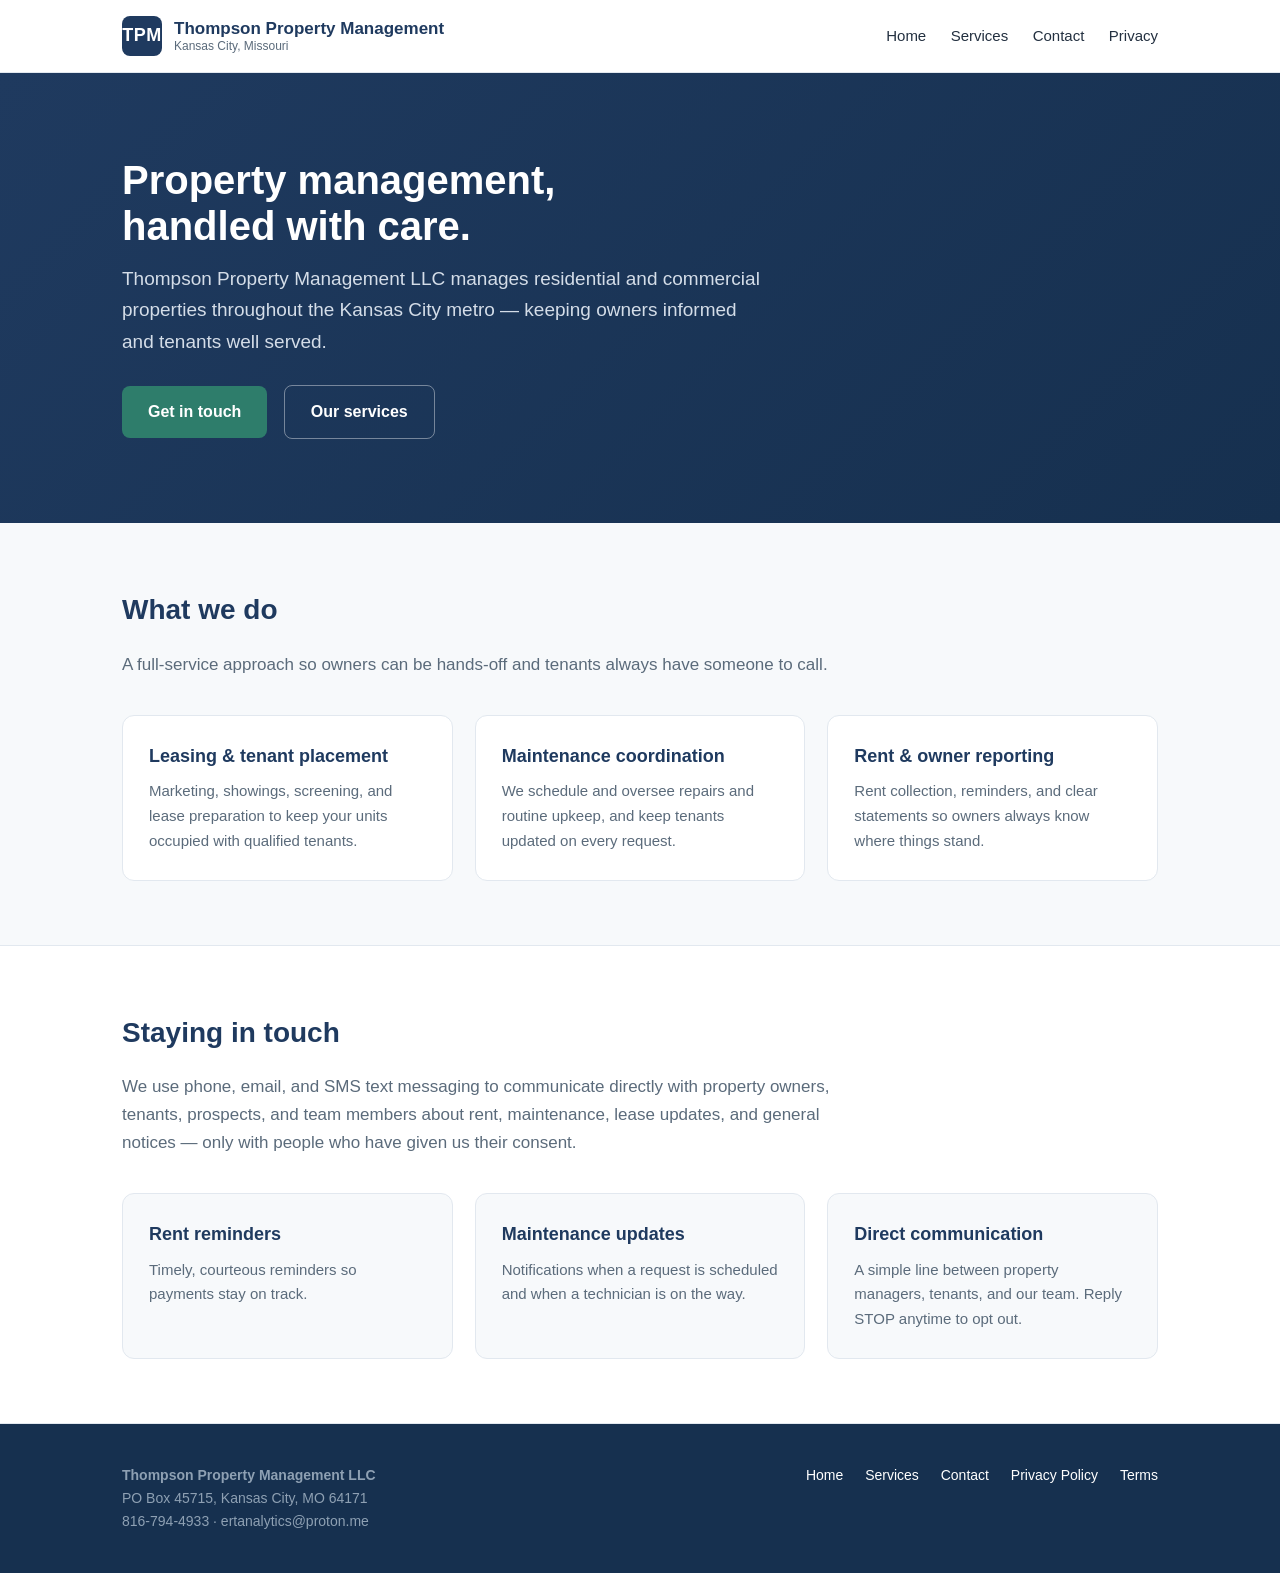
<file: index.html>
<!DOCTYPE html>
<html lang="en">
<head>
<meta charset="utf-8">
<meta name="viewport" content="width=device-width, initial-scale=1">
<title>Thompson Property Management LLC — Kansas City Property Management</title>
<meta name="description" content="Thompson Property Management LLC provides residential and commercial property management services in the Kansas City area, including leasing, maintenance coordination, and tenant communications.">
<link rel="stylesheet" href="/styles.css">
</head>
<body>
<header class="site">
  <div class="bar">
    <a class="brand" href="/">
      <span class="mark">TPM</span>
      <span class="name">Thompson Property Management<small>Kansas City, Missouri</small></span>
    </a>
    <nav class="main">
      <a href="/">Home</a>
      <a href="/services.html">Services</a>
      <a href="/contact.html">Contact</a>
      <a href="/privacy.html">Privacy</a>
    </nav>
  </div>
</header>

<section class="hero">
  <div class="wrap">
    <h1>Property management,<br>handled with care.</h1>
    <p>Thompson Property Management LLC manages residential and commercial properties throughout the Kansas City metro — keeping owners informed and tenants well served.</p>
    <a class="btn" href="/contact.html">Get in touch</a>
    <a class="btn ghost" href="/services.html">Our services</a>
  </div>
</section>

<section class="block">
  <div class="wrap">
    <h2>What we do</h2>
    <p class="lead">A full-service approach so owners can be hands-off and tenants always have someone to call.</p>
    <div class="grid">
      <div class="card">
        <h3>Leasing &amp; tenant placement</h3>
        <p>Marketing, showings, screening, and lease preparation to keep your units occupied with qualified tenants.</p>
      </div>
      <div class="card">
        <h3>Maintenance coordination</h3>
        <p>We schedule and oversee repairs and routine upkeep, and keep tenants updated on every request.</p>
      </div>
      <div class="card">
        <h3>Rent &amp; owner reporting</h3>
        <p>Rent collection, reminders, and clear statements so owners always know where things stand.</p>
      </div>
    </div>
  </div>
</section>

<section class="block alt">
  <div class="wrap">
    <h2>Staying in touch</h2>
    <p class="lead">We use phone, email, and SMS text messaging to communicate directly with property owners, tenants, prospects, and team members about rent, maintenance, lease updates, and general notices — only with people who have given us their consent.</p>
    <div class="grid">
      <div class="card">
        <h3>Rent reminders</h3>
        <p>Timely, courteous reminders so payments stay on track.</p>
      </div>
      <div class="card">
        <h3>Maintenance updates</h3>
        <p>Notifications when a request is scheduled and when a technician is on the way.</p>
      </div>
      <div class="card">
        <h3>Direct communication</h3>
        <p>A simple line between property managers, tenants, and our team. Reply STOP anytime to opt out.</p>
      </div>
    </div>
  </div>
</section>

<footer class="site">
  <div class="wrap">
    <div class="legal">
      <strong>Thompson Property Management LLC</strong><br>
      PO Box 45715, Kansas City, MO 64171<br>
      816-794-4933 · ertanalytics@proton.me
    </div>
    <div>
      <a href="/">Home</a>
      <a href="/services.html">Services</a>
      <a href="/contact.html">Contact</a>
      <a href="/privacy.html">Privacy Policy</a>
      <a href="/terms.html">Terms</a>
    </div>
  </div>
</footer>
</body>
</html>
</file>
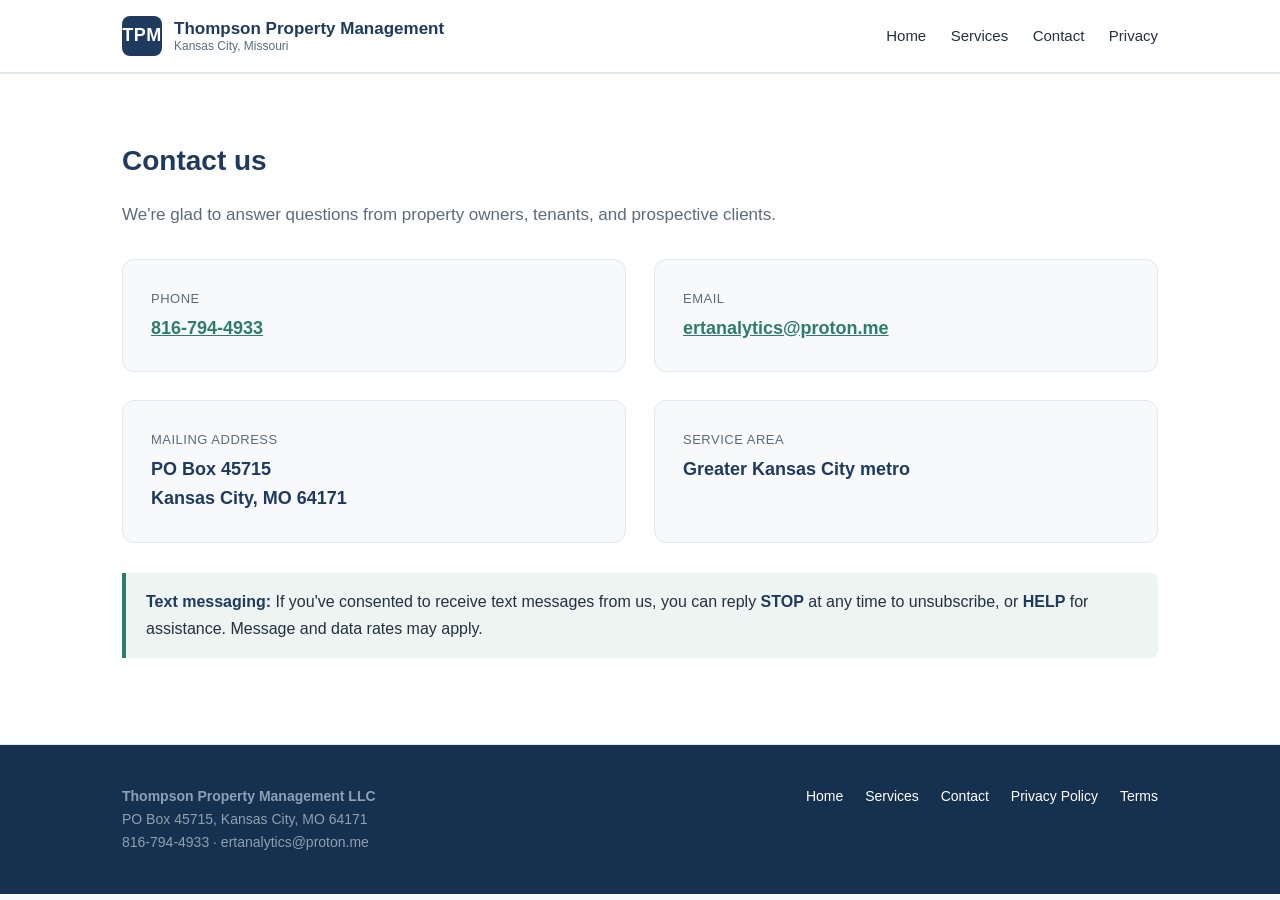
<file: contact.html>
<!DOCTYPE html>
<html lang="en">
<head>
<meta charset="utf-8">
<meta name="viewport" content="width=device-width, initial-scale=1">
<title>Contact — Thompson Property Management LLC</title>
<meta name="description" content="Contact Thompson Property Management LLC in Kansas City by phone, email, or mail.">
<link rel="stylesheet" href="/styles.css">
</head>
<body>
<header class="site">
  <div class="bar">
    <a class="brand" href="/">
      <span class="mark">TPM</span>
      <span class="name">Thompson Property Management<small>Kansas City, Missouri</small></span>
    </a>
    <nav class="main">
      <a href="/">Home</a>
      <a href="/services.html">Services</a>
      <a href="/contact.html">Contact</a>
      <a href="/privacy.html">Privacy</a>
    </nav>
  </div>
</header>

<section class="block alt">
  <div class="wrap">
    <h2>Contact us</h2>
    <p class="lead">We're glad to answer questions from property owners, tenants, and prospective clients.</p>
    <div class="contact-grid">
      <div class="card">
        <p class="label">Phone</p>
        <p class="val"><a href="tel:+18167944933">816-794-4933</a></p>
      </div>
      <div class="card">
        <p class="label">Email</p>
        <p class="val"><a href="mailto:ertanalytics@proton.me">ertanalytics@proton.me</a></p>
      </div>
      <div class="card">
        <p class="label">Mailing address</p>
        <p class="val">PO Box 45715<br>Kansas City, MO 64171</p>
      </div>
      <div class="card">
        <p class="label">Service area</p>
        <p class="val">Greater Kansas City metro</p>
      </div>
    </div>
    <div class="callout" style="margin-top:30px">
      <strong>Text messaging:</strong> If you've consented to receive text messages from us, you can reply <strong>STOP</strong> at any time to unsubscribe, or <strong>HELP</strong> for assistance. Message and data rates may apply.
    </div>
  </div>
</section>

<footer class="site">
  <div class="wrap">
    <div class="legal">
      <strong>Thompson Property Management LLC</strong><br>
      PO Box 45715, Kansas City, MO 64171<br>
      816-794-4933 · ertanalytics@proton.me
    </div>
    <div>
      <a href="/">Home</a>
      <a href="/services.html">Services</a>
      <a href="/contact.html">Contact</a>
      <a href="/privacy.html">Privacy Policy</a>
      <a href="/terms.html">Terms</a>
    </div>
  </div>
</footer>
</body>
</html>
</file>
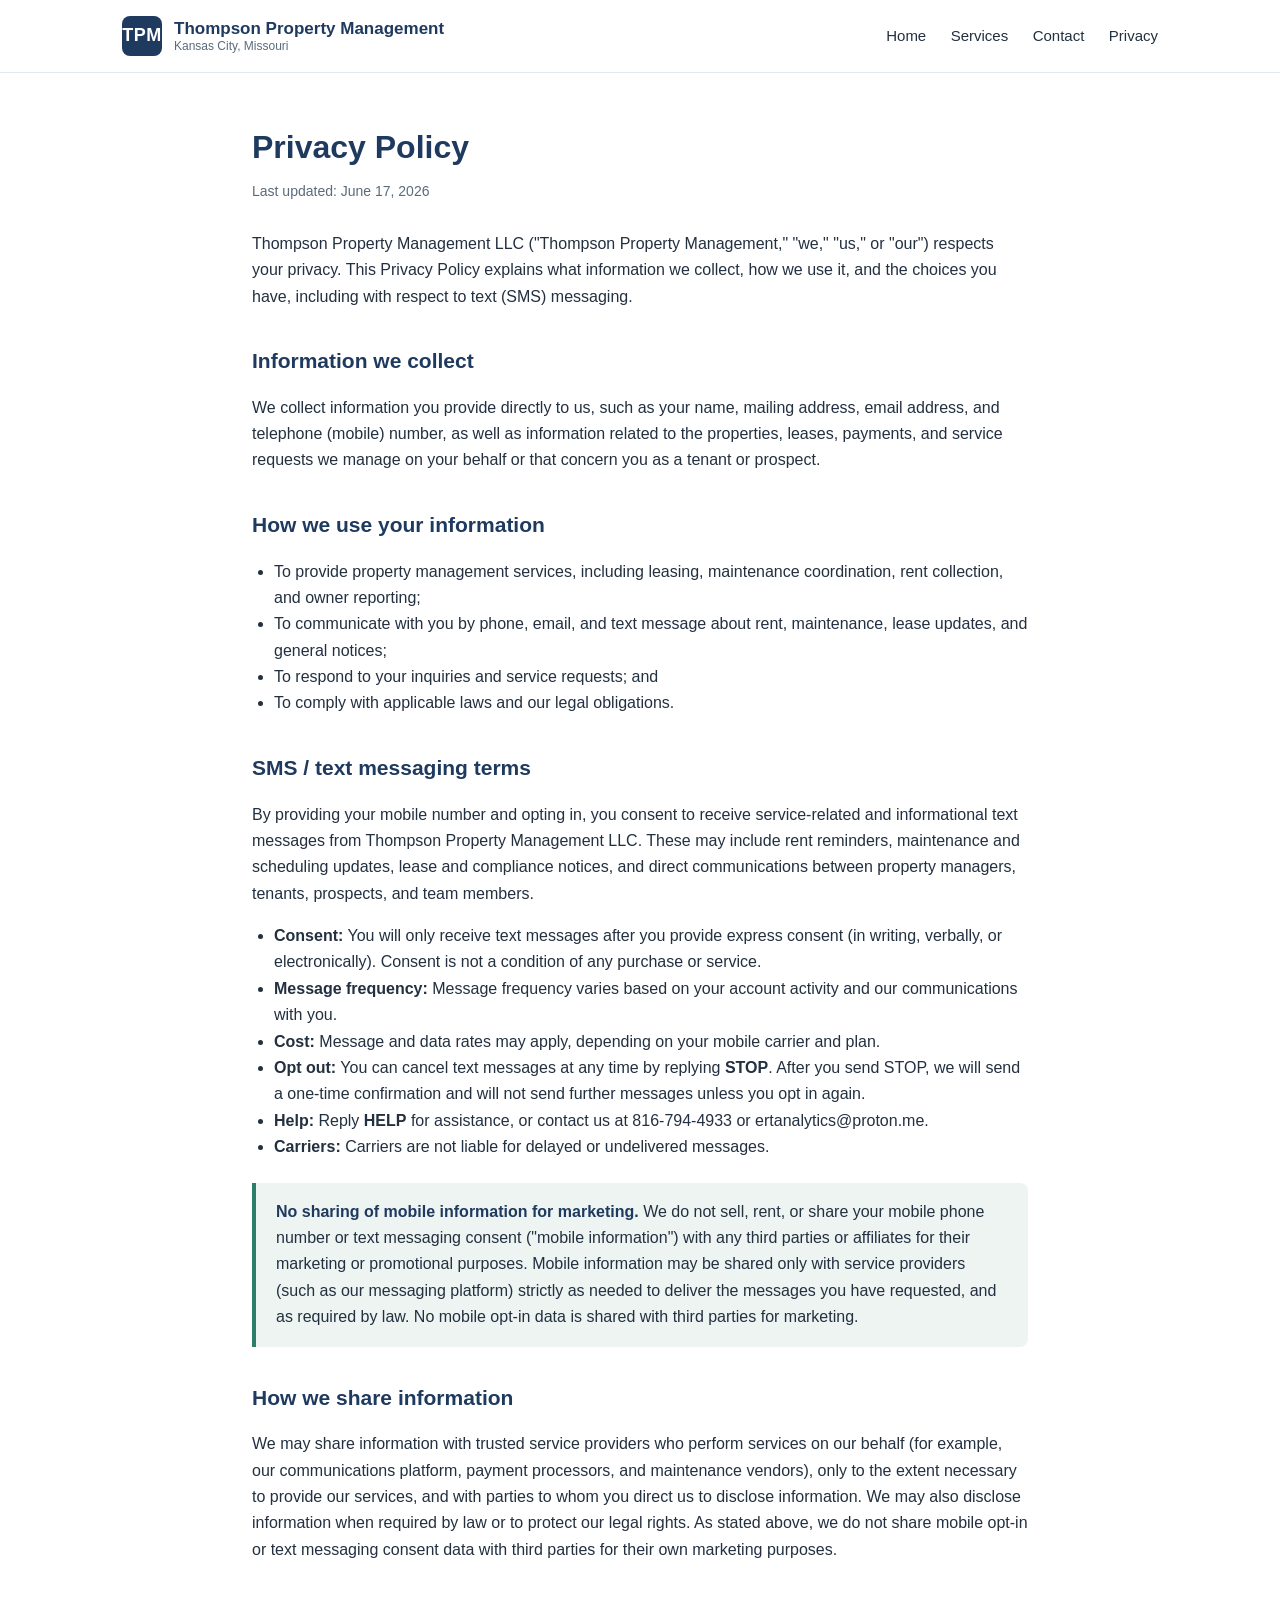
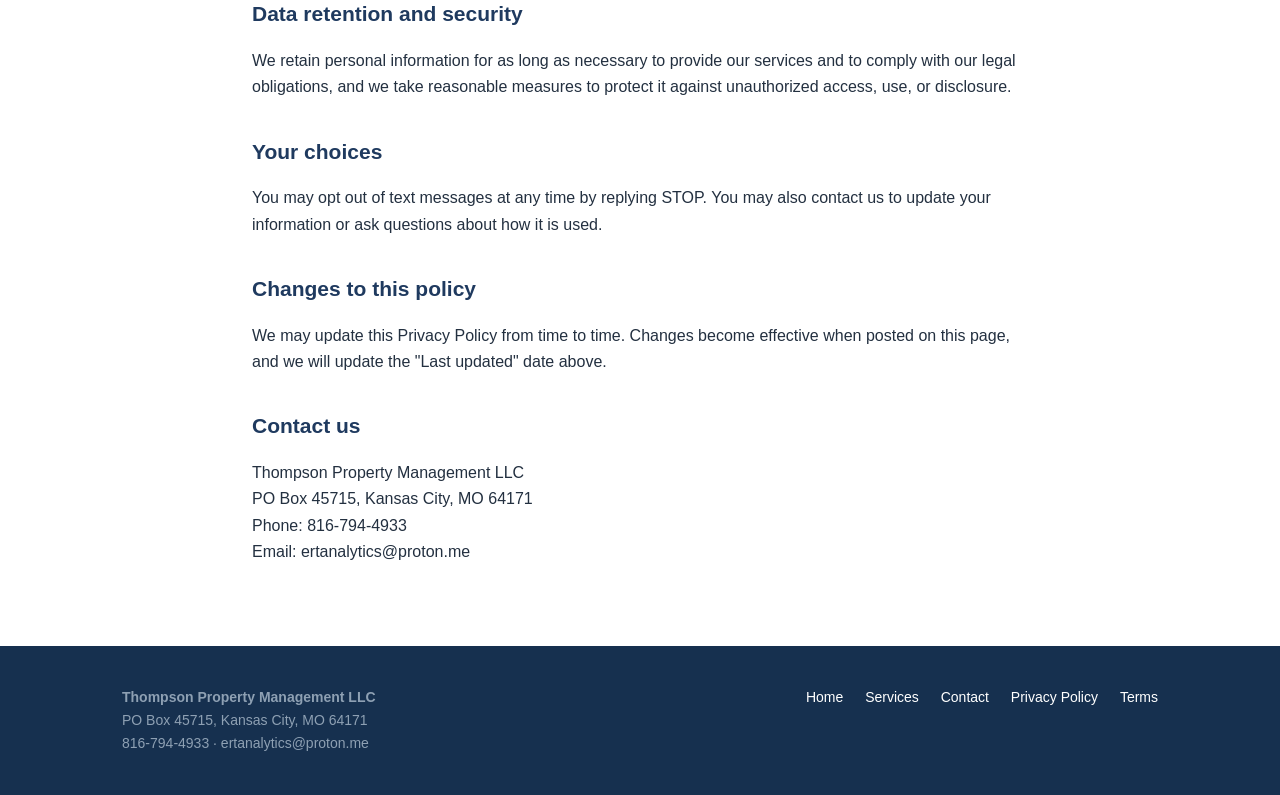
<file: privacy.html>
<!DOCTYPE html>
<html lang="en">
<head>
<meta charset="utf-8">
<meta name="viewport" content="width=device-width, initial-scale=1">
<title>Privacy Policy — Thompson Property Management LLC</title>
<meta name="description" content="Privacy Policy for Thompson Property Management LLC, including our SMS/text messaging terms and consent practices.">
<link rel="stylesheet" href="/styles.css">
</head>
<body>
<header class="site">
  <div class="bar">
    <a class="brand" href="/">
      <span class="mark">TPM</span>
      <span class="name">Thompson Property Management<small>Kansas City, Missouri</small></span>
    </a>
    <nav class="main">
      <a href="/">Home</a>
      <a href="/services.html">Services</a>
      <a href="/contact.html">Contact</a>
      <a href="/privacy.html">Privacy</a>
    </nav>
  </div>
</header>

<div class="doc">
  <div class="wrap">
    <h1>Privacy Policy</h1>
    <p class="updated">Last updated: June 17, 2026</p>

    <p>Thompson Property Management LLC ("Thompson Property Management," "we," "us," or "our") respects your privacy. This Privacy Policy explains what information we collect, how we use it, and the choices you have, including with respect to text (SMS) messaging.</p>

    <h2>Information we collect</h2>
    <p>We collect information you provide directly to us, such as your name, mailing address, email address, and telephone (mobile) number, as well as information related to the properties, leases, payments, and service requests we manage on your behalf or that concern you as a tenant or prospect.</p>

    <h2>How we use your information</h2>
    <ul>
      <li>To provide property management services, including leasing, maintenance coordination, rent collection, and owner reporting;</li>
      <li>To communicate with you by phone, email, and text message about rent, maintenance, lease updates, and general notices;</li>
      <li>To respond to your inquiries and service requests; and</li>
      <li>To comply with applicable laws and our legal obligations.</li>
    </ul>

    <h2>SMS / text messaging terms</h2>
    <p>By providing your mobile number and opting in, you consent to receive service-related and informational text messages from Thompson Property Management LLC. These may include rent reminders, maintenance and scheduling updates, lease and compliance notices, and direct communications between property managers, tenants, prospects, and team members.</p>
    <ul>
      <li><strong>Consent:</strong> You will only receive text messages after you provide express consent (in writing, verbally, or electronically). Consent is not a condition of any purchase or service.</li>
      <li><strong>Message frequency:</strong> Message frequency varies based on your account activity and our communications with you.</li>
      <li><strong>Cost:</strong> Message and data rates may apply, depending on your mobile carrier and plan.</li>
      <li><strong>Opt out:</strong> You can cancel text messages at any time by replying <strong>STOP</strong>. After you send STOP, we will send a one-time confirmation and will not send further messages unless you opt in again.</li>
      <li><strong>Help:</strong> Reply <strong>HELP</strong> for assistance, or contact us at 816-794-4933 or ertanalytics@proton.me.</li>
      <li><strong>Carriers:</strong> Carriers are not liable for delayed or undelivered messages.</li>
    </ul>

    <div class="callout">
      <strong>No sharing of mobile information for marketing.</strong> We do not sell, rent, or share your mobile phone number or text messaging consent ("mobile information") with any third parties or affiliates for their marketing or promotional purposes. Mobile information may be shared only with service providers (such as our messaging platform) strictly as needed to deliver the messages you have requested, and as required by law. No mobile opt-in data is shared with third parties for marketing.
    </div>

    <h2>How we share information</h2>
    <p>We may share information with trusted service providers who perform services on our behalf (for example, our communications platform, payment processors, and maintenance vendors), only to the extent necessary to provide our services, and with parties to whom you direct us to disclose information. We may also disclose information when required by law or to protect our legal rights. As stated above, we do not share mobile opt-in or text messaging consent data with third parties for their own marketing purposes.</p>

    <h2>Data retention and security</h2>
    <p>We retain personal information for as long as necessary to provide our services and to comply with our legal obligations, and we take reasonable measures to protect it against unauthorized access, use, or disclosure.</p>

    <h2>Your choices</h2>
    <p>You may opt out of text messages at any time by replying STOP. You may also contact us to update your information or ask questions about how it is used.</p>

    <h2>Changes to this policy</h2>
    <p>We may update this Privacy Policy from time to time. Changes become effective when posted on this page, and we will update the "Last updated" date above.</p>

    <h2>Contact us</h2>
    <p>
      Thompson Property Management LLC<br>
      PO Box 45715, Kansas City, MO 64171<br>
      Phone: 816-794-4933<br>
      Email: ertanalytics@proton.me
    </p>
  </div>
</div>

<footer class="site">
  <div class="wrap">
    <div class="legal">
      <strong>Thompson Property Management LLC</strong><br>
      PO Box 45715, Kansas City, MO 64171<br>
      816-794-4933 · ertanalytics@proton.me
    </div>
    <div>
      <a href="/">Home</a>
      <a href="/services.html">Services</a>
      <a href="/contact.html">Contact</a>
      <a href="/privacy.html">Privacy Policy</a>
      <a href="/terms.html">Terms</a>
    </div>
  </div>
</footer>
</body>
</html>
</file>
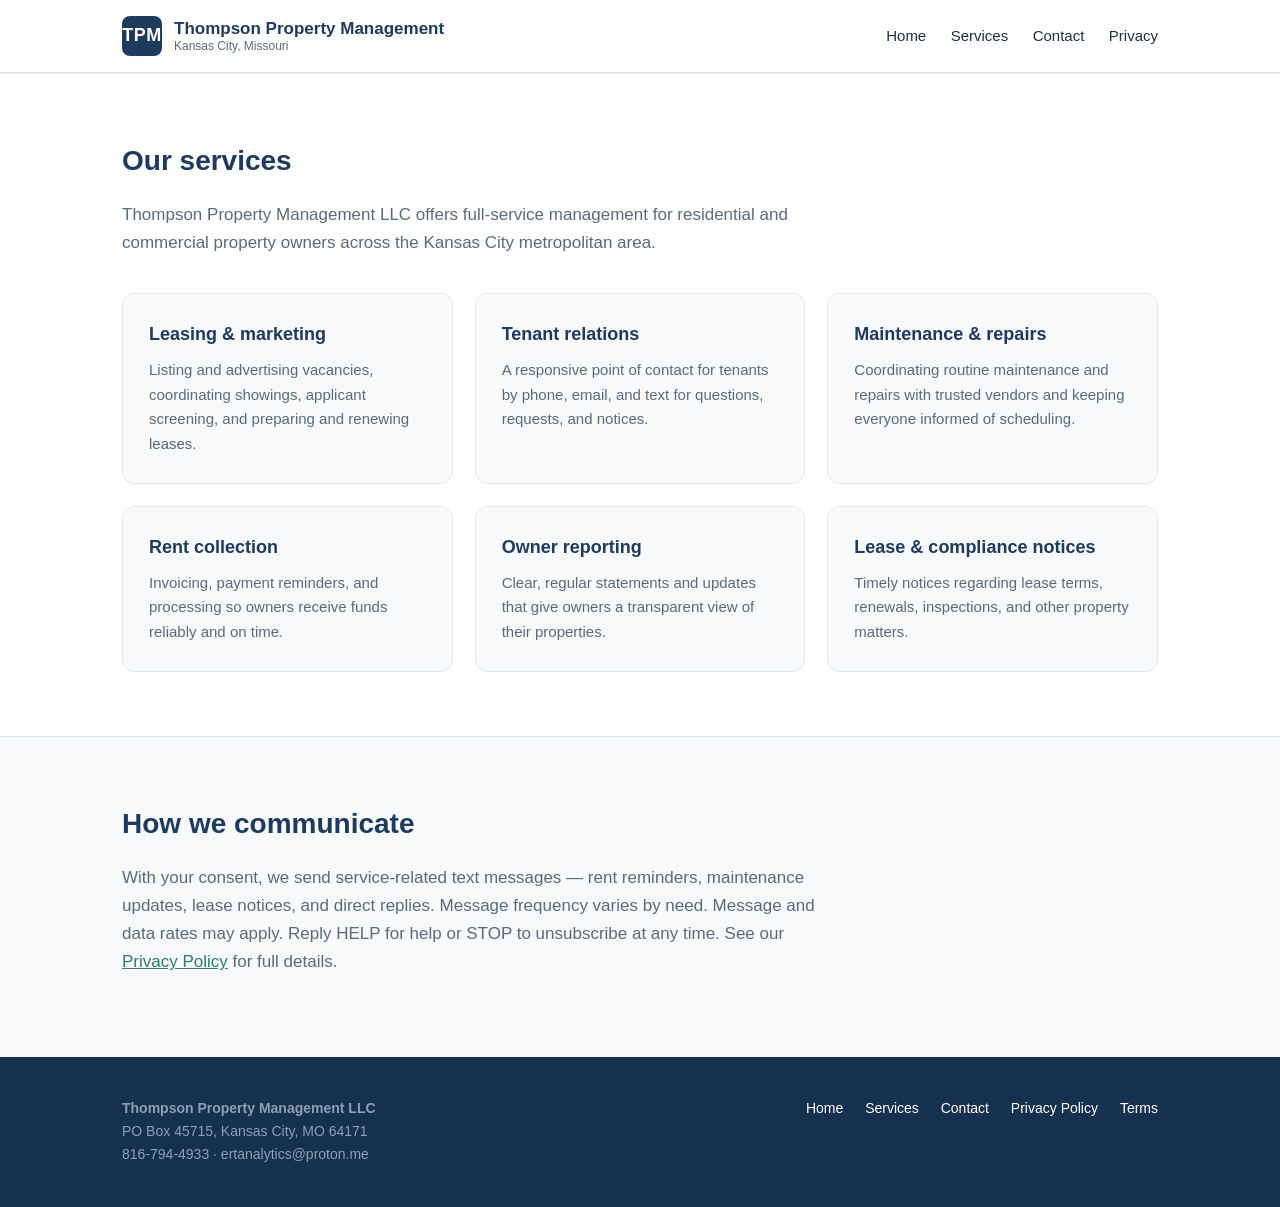
<file: services.html>
<!DOCTYPE html>
<html lang="en">
<head>
<meta charset="utf-8">
<meta name="viewport" content="width=device-width, initial-scale=1">
<title>Services — Thompson Property Management LLC</title>
<meta name="description" content="Property management services from Thompson Property Management LLC: leasing, maintenance coordination, rent collection, owner reporting, and tenant communications in Kansas City.">
<link rel="stylesheet" href="/styles.css">
</head>
<body>
<header class="site">
  <div class="bar">
    <a class="brand" href="/">
      <span class="mark">TPM</span>
      <span class="name">Thompson Property Management<small>Kansas City, Missouri</small></span>
    </a>
    <nav class="main">
      <a href="/">Home</a>
      <a href="/services.html">Services</a>
      <a href="/contact.html">Contact</a>
      <a href="/privacy.html">Privacy</a>
    </nav>
  </div>
</header>

<section class="block alt">
  <div class="wrap">
    <h2>Our services</h2>
    <p class="lead">Thompson Property Management LLC offers full-service management for residential and commercial property owners across the Kansas City metropolitan area.</p>
    <div class="grid">
      <div class="card">
        <h3>Leasing &amp; marketing</h3>
        <p>Listing and advertising vacancies, coordinating showings, applicant screening, and preparing and renewing leases.</p>
      </div>
      <div class="card">
        <h3>Tenant relations</h3>
        <p>A responsive point of contact for tenants by phone, email, and text for questions, requests, and notices.</p>
      </div>
      <div class="card">
        <h3>Maintenance &amp; repairs</h3>
        <p>Coordinating routine maintenance and repairs with trusted vendors and keeping everyone informed of scheduling.</p>
      </div>
      <div class="card">
        <h3>Rent collection</h3>
        <p>Invoicing, payment reminders, and processing so owners receive funds reliably and on time.</p>
      </div>
      <div class="card">
        <h3>Owner reporting</h3>
        <p>Clear, regular statements and updates that give owners a transparent view of their properties.</p>
      </div>
      <div class="card">
        <h3>Lease &amp; compliance notices</h3>
        <p>Timely notices regarding lease terms, renewals, inspections, and other property matters.</p>
      </div>
    </div>
  </div>
</section>

<section class="block">
  <div class="wrap">
    <h2>How we communicate</h2>
    <p class="lead">With your consent, we send service-related text messages — rent reminders, maintenance updates, lease notices, and direct replies. Message frequency varies by need. Message and data rates may apply. Reply HELP for help or STOP to unsubscribe at any time. See our <a href="/privacy.html">Privacy Policy</a> for full details.</p>
  </div>
</section>

<footer class="site">
  <div class="wrap">
    <div class="legal">
      <strong>Thompson Property Management LLC</strong><br>
      PO Box 45715, Kansas City, MO 64171<br>
      816-794-4933 · ertanalytics@proton.me
    </div>
    <div>
      <a href="/">Home</a>
      <a href="/services.html">Services</a>
      <a href="/contact.html">Contact</a>
      <a href="/privacy.html">Privacy Policy</a>
      <a href="/terms.html">Terms</a>
    </div>
  </div>
</footer>
</body>
</html>
</file>
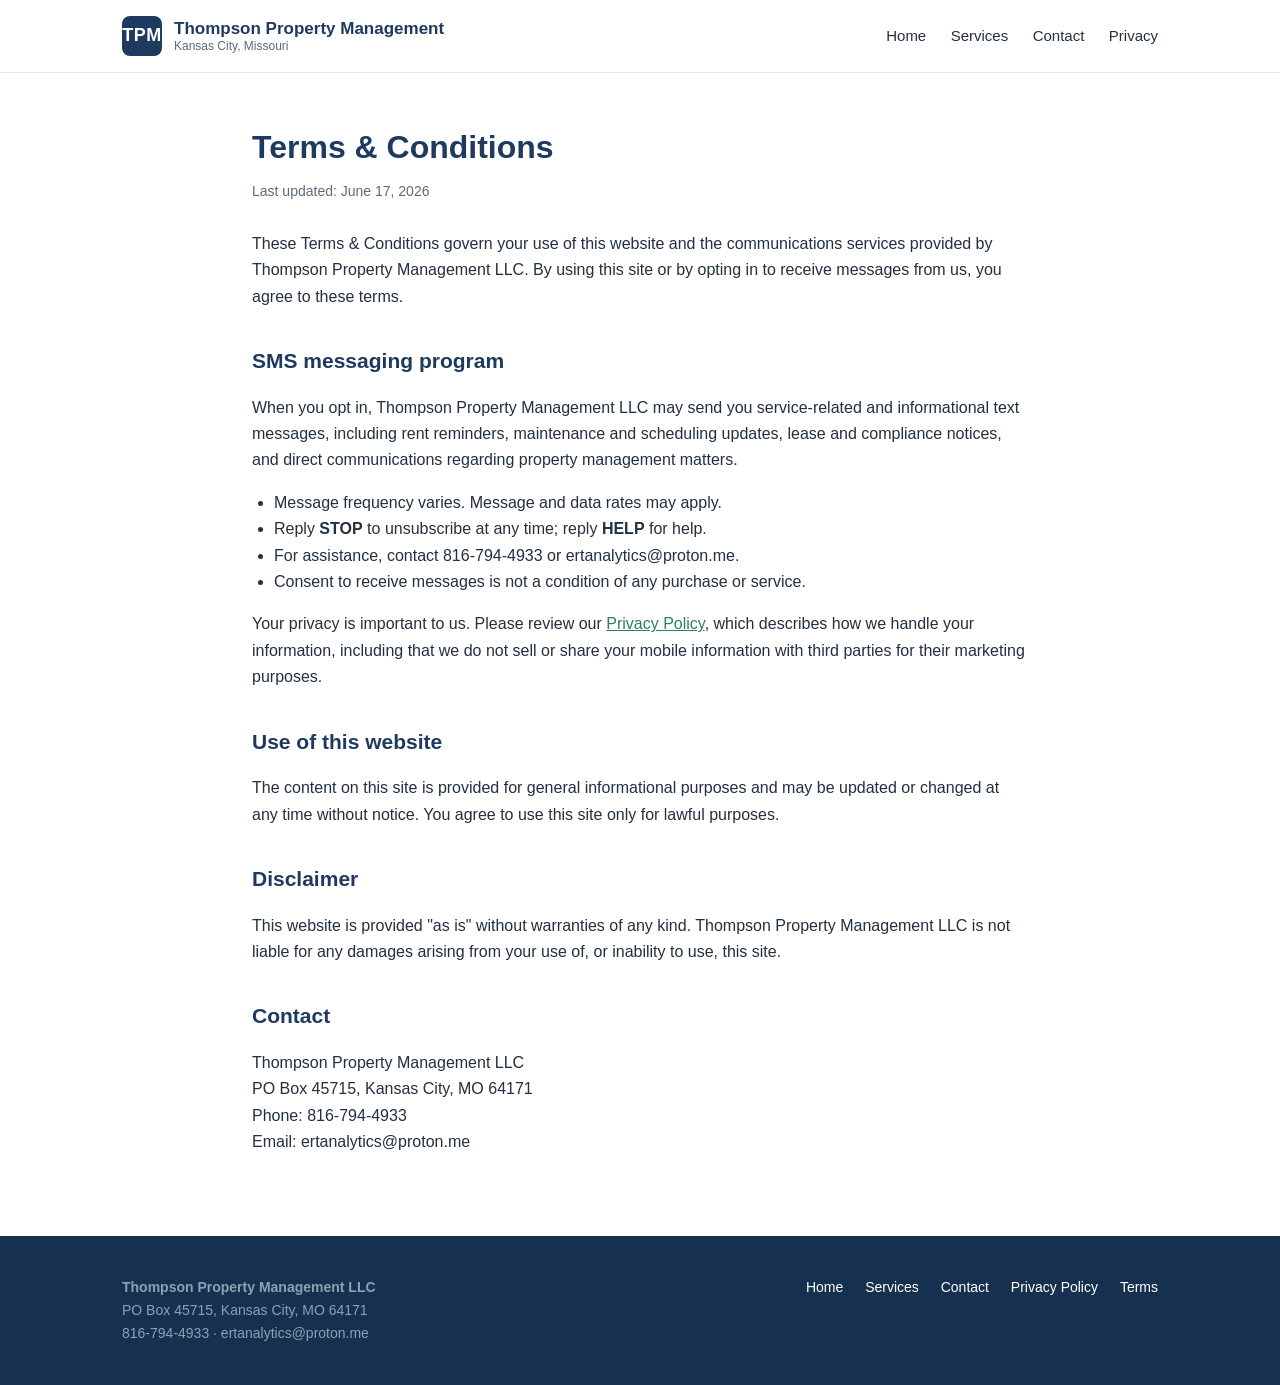
<file: terms.html>
<!DOCTYPE html>
<html lang="en">
<head>
<meta charset="utf-8">
<meta name="viewport" content="width=device-width, initial-scale=1">
<title>Terms &amp; Conditions — Thompson Property Management LLC</title>
<meta name="description" content="Terms and Conditions for Thompson Property Management LLC, including SMS messaging terms.">
<link rel="stylesheet" href="/styles.css">
</head>
<body>
<header class="site">
  <div class="bar">
    <a class="brand" href="/">
      <span class="mark">TPM</span>
      <span class="name">Thompson Property Management<small>Kansas City, Missouri</small></span>
    </a>
    <nav class="main">
      <a href="/">Home</a>
      <a href="/services.html">Services</a>
      <a href="/contact.html">Contact</a>
      <a href="/privacy.html">Privacy</a>
    </nav>
  </div>
</header>

<div class="doc">
  <div class="wrap">
    <h1>Terms &amp; Conditions</h1>
    <p class="updated">Last updated: June 17, 2026</p>

    <p>These Terms &amp; Conditions govern your use of this website and the communications services provided by Thompson Property Management LLC. By using this site or by opting in to receive messages from us, you agree to these terms.</p>

    <h2>SMS messaging program</h2>
    <p>When you opt in, Thompson Property Management LLC may send you service-related and informational text messages, including rent reminders, maintenance and scheduling updates, lease and compliance notices, and direct communications regarding property management matters.</p>
    <ul>
      <li>Message frequency varies. Message and data rates may apply.</li>
      <li>Reply <strong>STOP</strong> to unsubscribe at any time; reply <strong>HELP</strong> for help.</li>
      <li>For assistance, contact 816-794-4933 or ertanalytics@proton.me.</li>
      <li>Consent to receive messages is not a condition of any purchase or service.</li>
    </ul>
    <p>Your privacy is important to us. Please review our <a href="/privacy.html">Privacy Policy</a>, which describes how we handle your information, including that we do not sell or share your mobile information with third parties for their marketing purposes.</p>

    <h2>Use of this website</h2>
    <p>The content on this site is provided for general informational purposes and may be updated or changed at any time without notice. You agree to use this site only for lawful purposes.</p>

    <h2>Disclaimer</h2>
    <p>This website is provided "as is" without warranties of any kind. Thompson Property Management LLC is not liable for any damages arising from your use of, or inability to use, this site.</p>

    <h2>Contact</h2>
    <p>
      Thompson Property Management LLC<br>
      PO Box 45715, Kansas City, MO 64171<br>
      Phone: 816-794-4933<br>
      Email: ertanalytics@proton.me
    </p>
  </div>
</div>

<footer class="site">
  <div class="wrap">
    <div class="legal">
      <strong>Thompson Property Management LLC</strong><br>
      PO Box 45715, Kansas City, MO 64171<br>
      816-794-4933 · ertanalytics@proton.me
    </div>
    <div>
      <a href="/">Home</a>
      <a href="/services.html">Services</a>
      <a href="/contact.html">Contact</a>
      <a href="/privacy.html">Privacy Policy</a>
      <a href="/terms.html">Terms</a>
    </div>
  </div>
</footer>
</body>
</html>
</file>
<file: styles.css>
:root {
  --navy: #1f3a5f;
  --navy-dark: #16304f;
  --accent: #2e7d6b;
  --bg: #f7f9fb;
  --ink: #233040;
  --muted: #5b6b7b;
  --line: #e2e8ef;
  --max: 1080px;
}

* { box-sizing: border-box; }

html { scroll-behavior: smooth; }

body {
  margin: 0;
  font-family: -apple-system, BlinkMacSystemFont, "Segoe UI", Roboto, Helvetica, Arial, sans-serif;
  color: var(--ink);
  background: var(--bg);
  line-height: 1.65;
}

a { color: var(--accent); }

.wrap { max-width: var(--max); margin: 0 auto; padding: 0 22px; }

/* Header */
header.site {
  background: #fff;
  border-bottom: 1px solid var(--line);
  position: sticky;
  top: 0;
  z-index: 20;
}
header.site .bar {
  display: flex;
  align-items: center;
  justify-content: space-between;
  padding: 16px 22px;
  max-width: var(--max);
  margin: 0 auto;
  flex-wrap: wrap;
  gap: 10px;
}
.brand { display: flex; align-items: center; gap: 12px; text-decoration: none; color: var(--navy); }
.brand .mark {
  width: 40px; height: 40px; border-radius: 8px;
  background: var(--navy); color: #fff;
  display: grid; place-items: center; font-weight: 700; font-size: 18px;
  letter-spacing: 0.5px;
}
.brand .name { font-weight: 700; font-size: 17px; line-height: 1.2; }
.brand .name small { display: block; font-weight: 500; font-size: 12px; color: var(--muted); }
nav.main a {
  color: var(--ink); text-decoration: none; font-weight: 500;
  margin-left: 20px; font-size: 15px;
}
nav.main a:hover { color: var(--accent); }

/* Hero */
.hero {
  background: linear-gradient(135deg, var(--navy) 0%, var(--navy-dark) 100%);
  color: #fff;
  padding: 84px 0;
}
.hero h1 { font-size: 40px; margin: 0 0 14px; line-height: 1.15; }
.hero p { font-size: 19px; color: #d4dde8; max-width: 640px; margin: 0 0 28px; }
.btn {
  display: inline-block; background: var(--accent); color: #fff;
  text-decoration: none; padding: 13px 26px; border-radius: 8px;
  font-weight: 600; font-size: 16px;
}
.btn:hover { background: #25655627; background: #256556; }
.btn.ghost { background: transparent; border: 1.5px solid #ffffff66; margin-left: 12px; }

/* Sections */
section.block { padding: 64px 0; }
section.block.alt { background: #fff; border-top: 1px solid var(--line); border-bottom: 1px solid var(--line); }
h2 { font-size: 28px; color: var(--navy); margin: 0 0 8px; }
.lead { color: var(--muted); font-size: 17px; max-width: 720px; }

.grid { display: grid; grid-template-columns: repeat(3, 1fr); gap: 22px; margin-top: 36px; }
.card {
  background: #fff; border: 1px solid var(--line); border-radius: 12px;
  padding: 26px;
}
section.block.alt .card { background: var(--bg); }
.card h3 { margin: 0 0 8px; color: var(--navy); font-size: 18px; }
.card p { margin: 0; color: var(--muted); font-size: 15px; }

/* Content pages */
.doc { background: #fff; }
.doc .wrap { padding-top: 48px; padding-bottom: 64px; max-width: 820px; }
.doc h1 { color: var(--navy); font-size: 32px; margin: 0 0 6px; }
.doc .updated { color: var(--muted); font-size: 14px; margin: 0 0 28px; }
.doc h2 { font-size: 21px; margin: 34px 0 6px; }
.doc p, .doc li { color: var(--ink); }
.doc ul { padding-left: 22px; }
.callout {
  background: #eef4f2; border-left: 4px solid var(--accent);
  padding: 16px 20px; border-radius: 0 8px 8px 0; margin: 22px 0;
}
.callout strong { color: var(--navy); }

/* Contact */
.contact-grid { display: grid; grid-template-columns: 1fr 1fr; gap: 28px; margin-top: 30px; }
.contact-grid .card { padding: 28px; }
.contact-grid .label { font-size: 13px; text-transform: uppercase; letter-spacing: .5px; color: var(--muted); margin: 0 0 4px; }
.contact-grid .val { font-size: 18px; font-weight: 600; color: var(--navy); }

/* Footer */
footer.site {
  background: var(--navy-dark); color: #c7d2de; padding: 40px 0; font-size: 14px;
}
footer.site .wrap { display: flex; justify-content: space-between; flex-wrap: wrap; gap: 18px; }
footer.site a { color: #fff; text-decoration: none; margin-left: 18px; }
footer.site a:first-child { margin-left: 0; }
footer.site .legal { color: #8ea0b3; max-width: 520px; }

@media (max-width: 760px) {
  .grid, .contact-grid { grid-template-columns: 1fr; }
  .hero { padding: 60px 0; }
  .hero h1 { font-size: 30px; }
  nav.main a { margin-left: 14px; }
  .btn.ghost { margin-left: 0; margin-top: 10px; }
}
</file>
